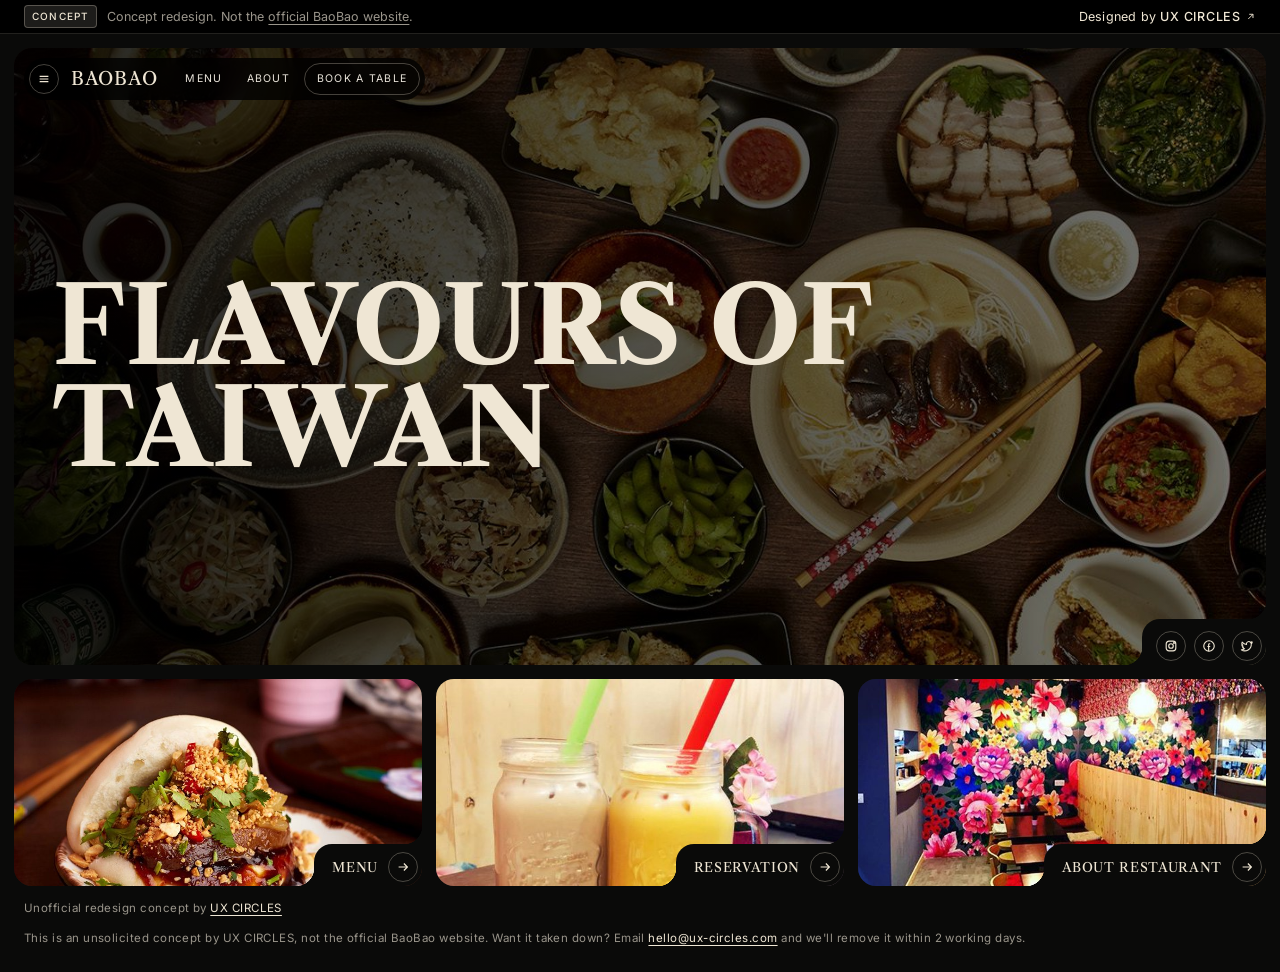
<file: index.html>
<!DOCTYPE html>
<html lang="en">
<head>
  <meta charset="utf-8">
  <meta name="viewport" content="width=device-width, initial-scale=1">
  <title>BAOBAO — Flavours of Taiwan</title>
  <meta name="description" content="Authentic Taiwanese street food at Boxpark Croydon: bao, beef noodle soup, xiaochi and bubble tea.">
  <meta name="theme-color" content="#0a0a09">
  <meta name="robots" content="noindex, nofollow">
  <link rel="icon" href="assets/img/logo-mark.jpg">
  <link rel="preconnect" href="https://fonts.googleapis.com">
  <link rel="preconnect" href="https://fonts.gstatic.com" crossorigin>
  <link href="https://fonts.googleapis.com/css2?family=Inter:wght@400;500&family=Libre+Caslon+Text:wght@400;700&display=swap" rel="stylesheet">
  <link rel="stylesheet" href="assets/css/style.css?v=15">
</head>
<body>
  <div class="concept-bar" role="note">
    <p><span class="concept-tag">Concept</span><span class="concept-long">Concept redesign. Not the <a href="https://www.baobaolondon.co.uk/" target="_blank" rel="noopener">official BaoBao website</a>.</span><span class="concept-short">Concept redesign</span></p>
    <a href="https://ux-circles.com/restaurants" target="_blank" rel="noopener">Designed by <strong>UX CIRCLES</strong> <svg viewBox="0 0 24 24" fill="none" stroke="currentColor" stroke-width="2" aria-hidden="true"><path d="M7 17 17 7M9 7h8v8"/></svg></a>
  </div>
  <div class="page" style="position:relative">
  <header class="site-header">
    <nav class="nav-pill" aria-label="Main">
      <button class="icon-btn" type="button" data-nav-open aria-expanded="false" aria-controls="overlay-nav" aria-label="Open menu"><svg viewBox="0 0 16 16" fill="none" stroke="currentColor" stroke-width="1.3"><path d="M3 5h10M3 8h10M3 11h10"/></svg></button>
      <a class="logo" href="index.html">BAOBAO</a>
      <a class="nav-link" href="menu.html">Menu</a>
      <a class="nav-link" href="about.html">About</a>
      <a class="nav-link nav-link--cta" href="reservation.html">Book a table</a>
    </nav>
    
  </header>
  <main class="home">
    <section class="photo hero reveal">
      <img src="assets/img/hero-feast.jpg" alt="A table spread of Taiwanese dishes: braised pork rice, beef noodle soup, fried chicken and bao">
      <h1 class="display display--xl photo__title">Flavours of<br>Taiwan</h1>
      <div class="notch"><div class="socials"><a class="icon-btn" href="https://www.instagram.com/baobaolondon/" target="_blank" rel="noopener" aria-label="Instagram"><svg viewBox="0 0 16 16" fill="none" stroke="currentColor" stroke-width="1.3"><rect x="2.5" y="2.5" width="11" height="11" rx="3.2"/><circle cx="8" cy="8" r="2.6"/><circle cx="11.4" cy="4.6" r=".5" fill="currentColor"/></svg></a><a class="icon-btn" href="https://www.facebook.com/baobaolondon/" target="_blank" rel="noopener" aria-label="Facebook"><svg viewBox="0 0 16 16" fill="none" stroke="currentColor" stroke-width="1.3"><circle cx="8" cy="8" r="6"/><path d="M9.4 5.4H8.6c-.7 0-1 .4-1 1V14M6.2 8.6h3.2"/></svg></a><a class="icon-btn" href="https://twitter.com/BaoBaoLondon/" target="_blank" rel="noopener" aria-label="Twitter"><svg viewBox="0 0 16 16" fill="none" stroke="currentColor" stroke-width="1.2" stroke-linejoin="round"><path d="M14 4.3c-.5.2-1 .4-1.5.4.6-.3 1-.9 1.2-1.5-.5.3-1.1.5-1.7.7A2.6 2.6 0 0 0 7.5 6.3 7.4 7.4 0 0 1 2.4 3.6 2.6 2.6 0 0 0 3.2 7c-.4 0-.8-.1-1.2-.3 0 1.3.9 2.3 2.1 2.6-.4.1-.8.1-1.2 0 .3 1 1.3 1.8 2.4 1.8A5.2 5.2 0 0 1 1.5 12.3 7.4 7.4 0 0 0 12.9 5.7v-.3c.5-.4.9-.8 1.1-1.1Z"/></svg></a></div></div>
    </section>
    <nav class="home-cards" aria-label="Explore">
      <a class="photo card-link reveal reveal--1" href="menu.html">
        <img src="assets/img/tile-bao.jpg" alt="">
        <span class="notch"><span class="card-link__label">Menu</span><span class="icon-btn"><svg viewBox="0 0 16 16" fill="none" stroke="currentColor" stroke-width="1.4"><path d="M3 8h10M9 4l4 4-4 4"/></svg></span></span>
      </a>
      <a class="photo card-link reveal reveal--2" href="reservation.html">
        <img src="assets/img/card-drinks.jpg" alt="">
        <span class="notch"><span class="card-link__label">Reservation</span><span class="icon-btn"><svg viewBox="0 0 16 16" fill="none" stroke="currentColor" stroke-width="1.4"><path d="M3 8h10M9 4l4 4-4 4"/></svg></span></span>
      </a>
      <a class="photo card-link reveal reveal--3" href="about.html">
        <img src="assets/img/card-interior.jpg" alt="">
        <span class="notch"><span class="card-link__label">About restaurant</span><span class="icon-btn"><svg viewBox="0 0 16 16" fill="none" stroke="currentColor" stroke-width="1.4"><path d="M3 8h10M9 4l4 4-4 4"/></svg></span></span>
      </a>
    </nav>
  </main>
  <footer class="site-footer site-footer--home">
    <span class="concept-note">Unofficial redesign concept by <a href="https://ux-circles.com/restaurants" target="_blank" rel="noopener">UX CIRCLES</a></span>
    <span class="concept-note" data-takedown>This is an unsolicited concept by UX CIRCLES, not the official BaoBao website. Want it taken down? Email <a href="mailto:hello@ux-circles.com">hello@ux-circles.com</a> and we'll remove it within 2 working days.</span>
  </footer>
  </div>
  <div class="overlay-nav" id="overlay-nav" aria-hidden="true">
    <div style="position:relative">
      <button class="icon-btn icon-btn--solid overlay-nav__close" type="button" data-nav-close aria-label="Close menu"><svg viewBox="0 0 16 16" fill="none" stroke="currentColor" stroke-width="1.4"><path d="M4 4l8 8M12 4l-8 8"/></svg></button>
      <ul class="overlay-nav__links">
        <li><a href="index.html" aria-current="page">Home</a></li>
        <li><a href="menu.html">Menu</a></li>
        <li><a href="about.html">About</a></li>
        <li><a href="contact.html">Contact</a></li>
        <li><a href="reservation.html">Book a table</a></li>
      </ul>
      <div class="overlay-nav__info">Boxpark Croydon · Unit 44–45, 99 George St, CR0 1LD<br>020 3873 2750 · Open daily from 12:00</div>
    </div>
    <div class="photo"><img src="assets/img/interior.jpg" alt="" loading="lazy"></div>
  </div>
  <script src="assets/js/main.js?v=3"></script>
</body>
</html>
</file>
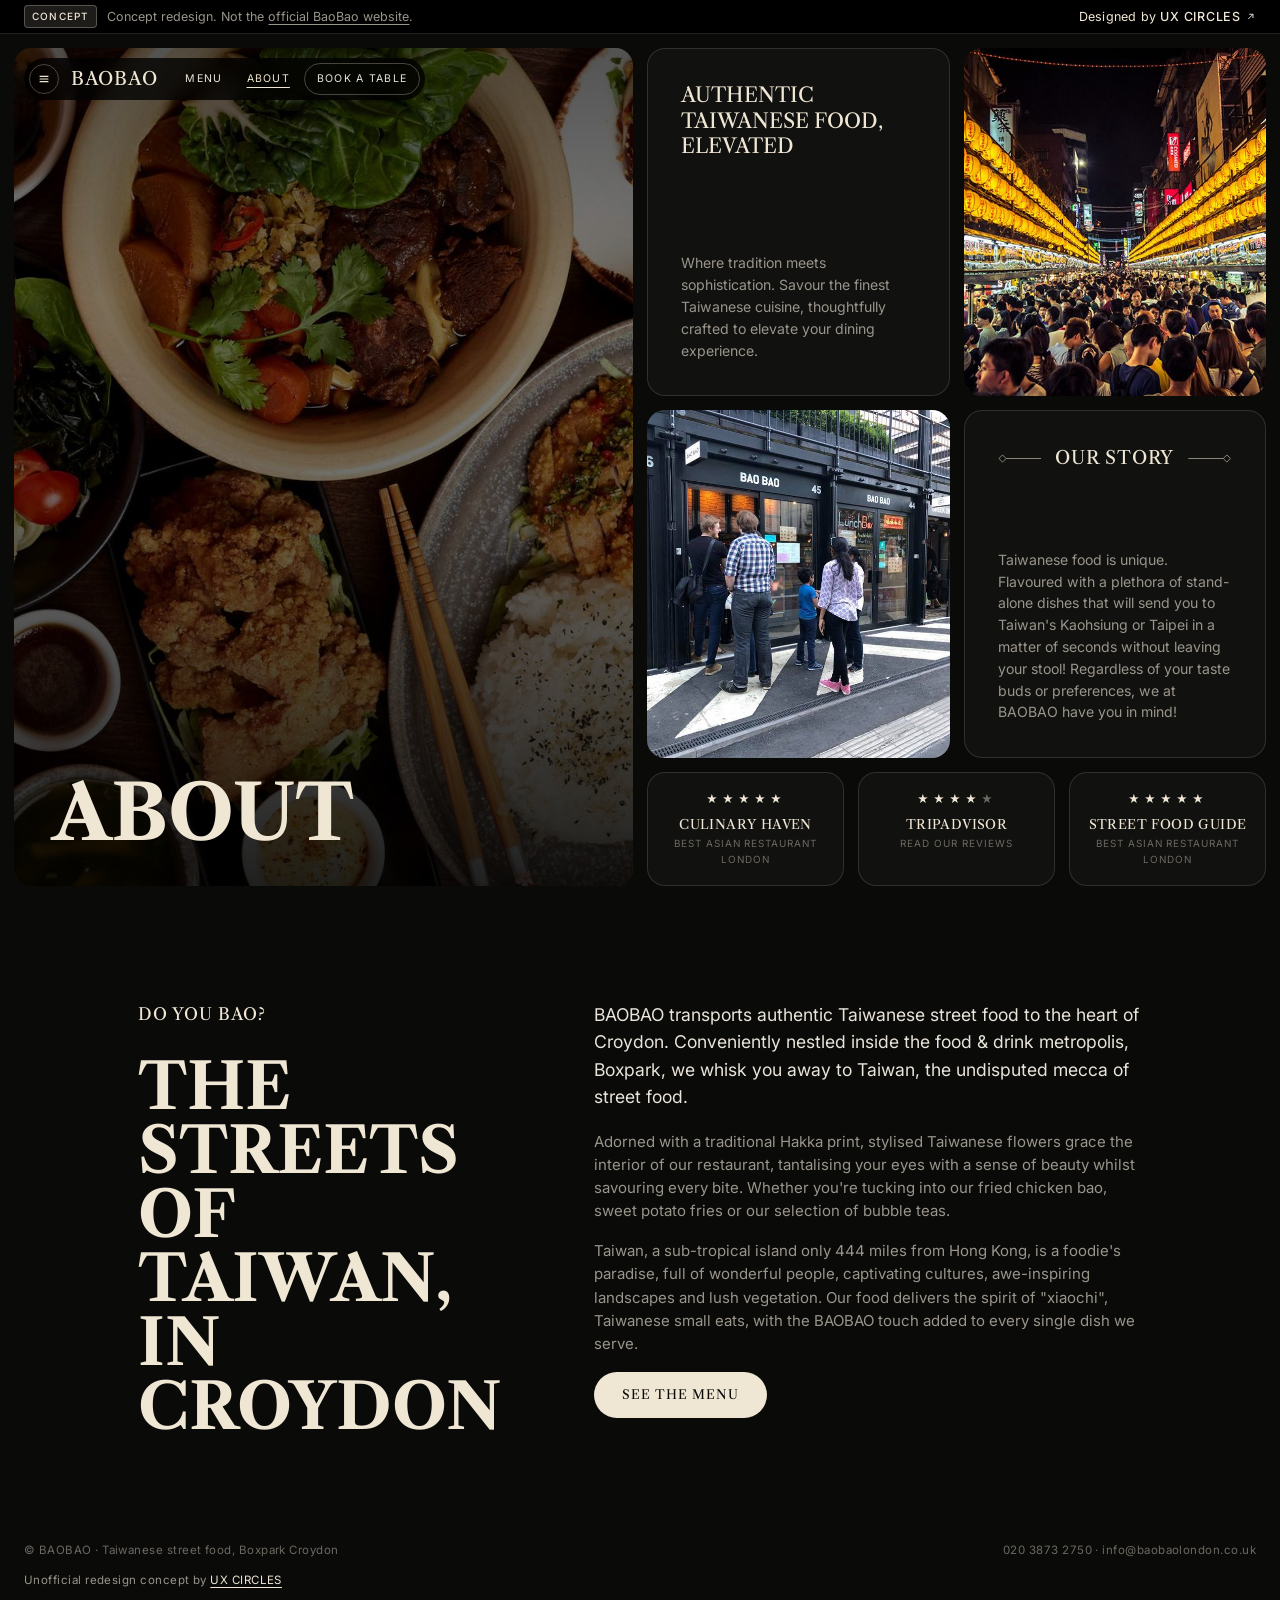
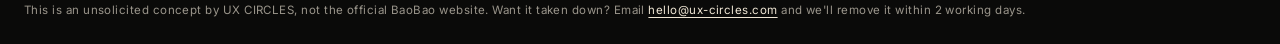
<file: about.html>
<!DOCTYPE html>
<html lang="en">
<head>
  <meta charset="utf-8">
  <meta name="viewport" content="width=device-width, initial-scale=1">
  <title>About — BAOBAO</title>
  <meta name="description" content="The story of BaoBao: Taiwanese street food in the heart of Croydon.">
  <meta name="theme-color" content="#0a0a09">
  <meta name="robots" content="noindex, nofollow">
  <link rel="icon" href="assets/img/logo-mark.jpg">
  <link rel="preconnect" href="https://fonts.googleapis.com">
  <link rel="preconnect" href="https://fonts.gstatic.com" crossorigin>
  <link href="https://fonts.googleapis.com/css2?family=Inter:wght@400;500&family=Libre+Caslon+Text:wght@400;700&display=swap" rel="stylesheet">
  <link rel="stylesheet" href="assets/css/style.css?v=15">
</head>
<body>
  <div class="concept-bar" role="note">
    <p><span class="concept-tag">Concept</span><span class="concept-long">Concept redesign. Not the <a href="https://www.baobaolondon.co.uk/" target="_blank" rel="noopener">official BaoBao website</a>.</span><span class="concept-short">Concept redesign</span></p>
    <a href="https://ux-circles.com/restaurants" target="_blank" rel="noopener">Designed by <strong>UX CIRCLES</strong> <svg viewBox="0 0 24 24" fill="none" stroke="currentColor" stroke-width="2" aria-hidden="true"><path d="M7 17 17 7M9 7h8v8"/></svg></a>
  </div>
  <div class="page" style="position:relative">
  <header class="site-header">
    <nav class="nav-pill" aria-label="Main">
      <button class="icon-btn" type="button" data-nav-open aria-expanded="false" aria-controls="overlay-nav" aria-label="Open menu"><svg viewBox="0 0 16 16" fill="none" stroke="currentColor" stroke-width="1.3"><path d="M3 5h10M3 8h10M3 11h10"/></svg></button>
      <a class="logo" href="index.html">BAOBAO</a>
      <a class="nav-link" href="menu.html">Menu</a>
      <a class="nav-link" href="about.html" aria-current="page">About</a>
      <a class="nav-link nav-link--cta" href="reservation.html">Book a table</a>
    </nav>
    
  </header>
  <main>
    <div class="split">
      <section class="photo photo--shade reveal">
        <img src="assets/img/about-spread.jpg" alt="Overhead view of BaoBao dishes: beef noodle soup, braised pork rice, fried chicken and edamame">
        <h1 class="display display--lg photo__title">About</h1>
      </section>
      <div class="about-grid">
        <article class="panel text-card reveal reveal--1">
          <h2>Authentic<br>Taiwanese food,<br>elevated</h2>
          <p>Where tradition meets sophistication. Savour the finest Taiwanese cuisine, thoughtfully crafted to elevate your dining experience.</p>
        </article>
        <div class="photo reveal reveal--2"><img src="assets/img/night-market.jpg" alt="A lantern-lit Taiwanese night market"></div>
        <div class="photo reveal reveal--3"><img src="assets/img/boxpark.jpg" alt="The BaoBao shopfront at Boxpark Croydon"></div>
        <article class="panel text-card reveal reveal--3">
          <h2 class="rule-title">Our story</h2>
          <p>Taiwanese food is unique. Flavoured with a plethora of stand-alone dishes that will send you to Taiwan's Kaohsiung or Taipei in a matter of seconds without leaving your stool! Regardless of your taste buds or preferences, we at BAOBAO have you in mind!</p>
        </article>
        <div class="awards reveal reveal--4">
          <div class="panel award"><div class="award__stars" aria-label="5 stars">★★★★★</div><p class="award__name">Culinary Haven</p><div class="award__note">Best Asian restaurant London</div></div>
          <a class="panel award" href="https://www.tripadvisor.co.uk/Restaurant_Review-g504167-d11892108-Reviews-Bao_Bao_London-Croydon_Greater_London_England.html" target="_blank" rel="noopener"><div class="award__stars" aria-label="4 out of 5 stars">★★★★<span class="award__star-off">★</span></div><p class="award__name">Tripadvisor</p><div class="award__note">Read our reviews</div></a>
          <div class="panel award"><div class="award__stars" aria-label="5 stars">★★★★★</div><p class="award__name">Street Food Guide</p><div class="award__note">Best Asian restaurant London</div></div>
        </div>
      </div>
    </div>

    <section class="story">
      <div>
        <p class="eyebrow">Do you bao?</p>
        <p class="story__quote">The streets of Taiwan, in Croydon</p>
      </div>
      <div class="story__body">
        <p>BAOBAO transports authentic Taiwanese street food to the heart of Croydon. Conveniently nestled inside the food &amp; drink metropolis, Boxpark, we whisk you away to Taiwan, the undisputed mecca of street food.</p>
        <p>Adorned with a traditional Hakka print, stylised Taiwanese flowers grace the interior of our restaurant, tantalising your eyes with a sense of beauty whilst savouring every bite. Whether you're tucking into our fried chicken bao, sweet potato fries or our selection of bubble teas.</p>
        <p>Taiwan, a sub-tropical island only 444 miles from Hong Kong, is a foodie's paradise, full of wonderful people, captivating cultures, awe-inspiring landscapes and lush vegetation. Our food delivers the spirit of "xiaochi", Taiwanese small eats, with the BAOBAO touch added to every single dish we serve.</p>
        <p><a class="btn" href="menu.html">See the menu</a></p>
      </div>
    </section>
  </main>
  <footer class="site-footer">
    <span>© BAOBAO · Taiwanese street food, Boxpark Croydon</span>
    <span><a href="tel:+442038732750">020 3873 2750</a> · <a href="mailto:info@baobaolondon.co.uk">info@baobaolondon.co.uk</a></span>
    <span class="concept-note">Unofficial redesign concept by <a href="https://ux-circles.com/restaurants" target="_blank" rel="noopener">UX CIRCLES</a></span>
    <span class="concept-note" data-takedown>This is an unsolicited concept by UX CIRCLES, not the official BaoBao website. Want it taken down? Email <a href="mailto:hello@ux-circles.com">hello@ux-circles.com</a> and we'll remove it within 2 working days.</span>
  </footer>
  </div>
  <div class="overlay-nav" id="overlay-nav" aria-hidden="true">
    <div style="position:relative">
      <button class="icon-btn icon-btn--solid overlay-nav__close" type="button" data-nav-close aria-label="Close menu"><svg viewBox="0 0 16 16" fill="none" stroke="currentColor" stroke-width="1.4"><path d="M4 4l8 8M12 4l-8 8"/></svg></button>
      <ul class="overlay-nav__links">
        <li><a href="index.html">Home</a></li>
        <li><a href="menu.html">Menu</a></li>
        <li><a href="about.html" aria-current="page">About</a></li>
        <li><a href="contact.html">Contact</a></li>
        <li><a href="reservation.html">Book a table</a></li>
      </ul>
      <div class="overlay-nav__info">Boxpark Croydon · Unit 44–45, 99 George St, CR0 1LD<br>020 3873 2750 · Open daily from 12:00</div>
    </div>
    <div class="photo"><img src="assets/img/interior.jpg" alt="" loading="lazy"></div>
  </div>
  <script src="assets/js/main.js?v=3"></script>
</body>
</html>
</file>
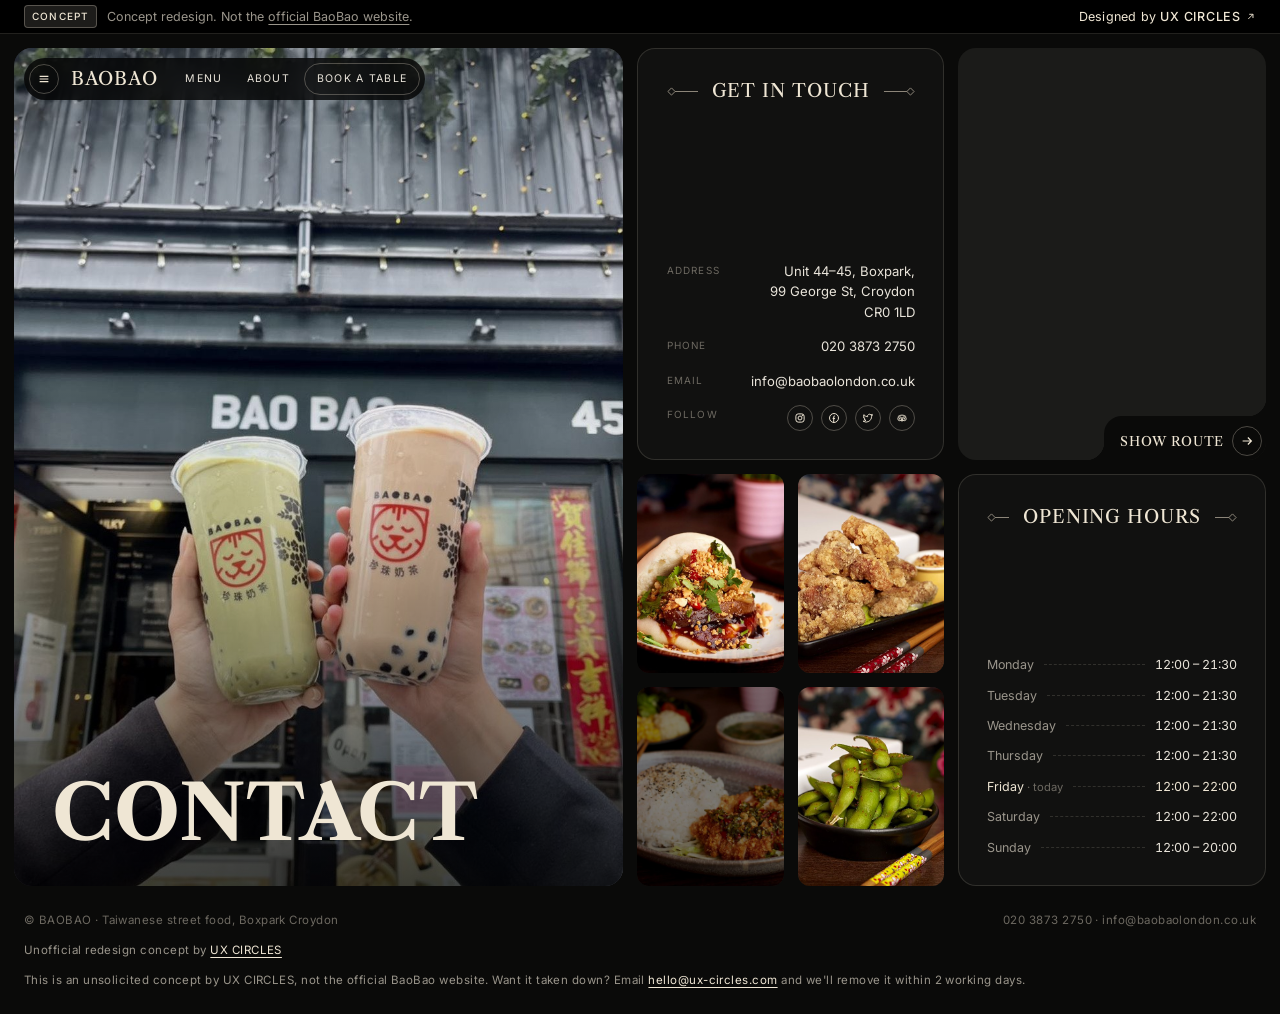
<file: contact.html>
<!DOCTYPE html>
<html lang="en">
<head>
  <meta charset="utf-8">
  <meta name="viewport" content="width=device-width, initial-scale=1">
  <title>Contact — BAOBAO</title>
  <meta name="description" content="Find BaoBao at Boxpark Croydon: address, phone, email and opening hours.">
  <meta name="theme-color" content="#0a0a09">
  <meta name="robots" content="noindex, nofollow">
  <link rel="icon" href="assets/img/logo-mark.jpg">
  <link rel="preconnect" href="https://fonts.googleapis.com">
  <link rel="preconnect" href="https://fonts.gstatic.com" crossorigin>
  <link href="https://fonts.googleapis.com/css2?family=Inter:wght@400;500&family=Libre+Caslon+Text:wght@400;700&display=swap" rel="stylesheet">
  <link rel="stylesheet" href="assets/css/style.css?v=15">
</head>
<body>
  <div class="concept-bar" role="note">
    <p><span class="concept-tag">Concept</span><span class="concept-long">Concept redesign. Not the <a href="https://www.baobaolondon.co.uk/" target="_blank" rel="noopener">official BaoBao website</a>.</span><span class="concept-short">Concept redesign</span></p>
    <a href="https://ux-circles.com/restaurants" target="_blank" rel="noopener">Designed by <strong>UX CIRCLES</strong> <svg viewBox="0 0 24 24" fill="none" stroke="currentColor" stroke-width="2" aria-hidden="true"><path d="M7 17 17 7M9 7h8v8"/></svg></a>
  </div>
  <div class="page" style="position:relative">
  <header class="site-header">
    <nav class="nav-pill" aria-label="Main">
      <button class="icon-btn" type="button" data-nav-open aria-expanded="false" aria-controls="overlay-nav" aria-label="Open menu"><svg viewBox="0 0 16 16" fill="none" stroke="currentColor" stroke-width="1.3"><path d="M3 5h10M3 8h10M3 11h10"/></svg></button>
      <a class="logo" href="index.html">BAOBAO</a>
      <a class="nav-link" href="menu.html">Menu</a>
      <a class="nav-link" href="about.html">About</a>
      <a class="nav-link nav-link--cta" href="reservation.html">Book a table</a>
    </nav>
    
  </header>
  <main class="split">
    <section class="photo photo--shade reveal">
      <img src="assets/img/contact-tea.jpg" alt="Two BaoBao bubble teas raised in front of the shop at Boxpark Croydon" style="object-position: 50% 62%">
      <h1 class="display display--lg photo__title">Contact</h1>
    </section>
    <div class="contact-side">
      <section class="panel info-card reveal reveal--1">
        <h2 class="rule-title">Get in touch</h2>
        <dl class="info-list">
          <div><dt>Address</dt><dd>Unit 44–45, Boxpark,<br>99 George St, Croydon CR0 1LD</dd></div>
          <div><dt>Phone</dt><dd><a href="tel:+442038732750">020 3873 2750</a></dd></div>
          <div><dt>Email</dt><dd><a href="mailto:info@baobaolondon.co.uk">info@baobaolondon.co.uk</a></dd></div>
          <div><dt>Follow</dt><dd><div class="socials"><a class="icon-btn" href="https://www.instagram.com/baobaolondon/" target="_blank" rel="noopener" aria-label="Instagram"><svg viewBox="0 0 16 16" fill="none" stroke="currentColor" stroke-width="1.3"><rect x="2.5" y="2.5" width="11" height="11" rx="3.2"/><circle cx="8" cy="8" r="2.6"/><circle cx="11.4" cy="4.6" r=".5" fill="currentColor"/></svg></a><a class="icon-btn" href="https://www.facebook.com/baobaolondon/" target="_blank" rel="noopener" aria-label="Facebook"><svg viewBox="0 0 16 16" fill="none" stroke="currentColor" stroke-width="1.3"><circle cx="8" cy="8" r="6"/><path d="M9.4 5.4H8.6c-.7 0-1 .4-1 1V14M6.2 8.6h3.2"/></svg></a><a class="icon-btn" href="https://twitter.com/BaoBaoLondon/" target="_blank" rel="noopener" aria-label="Twitter"><svg viewBox="0 0 16 16" fill="none" stroke="currentColor" stroke-width="1.2" stroke-linejoin="round"><path d="M14 4.3c-.5.2-1 .4-1.5.4.6-.3 1-.9 1.2-1.5-.5.3-1.1.5-1.7.7A2.6 2.6 0 0 0 7.5 6.3 7.4 7.4 0 0 1 2.4 3.6 2.6 2.6 0 0 0 3.2 7c-.4 0-.8-.1-1.2-.3 0 1.3.9 2.3 2.1 2.6-.4.1-.8.1-1.2 0 .3 1 1.3 1.8 2.4 1.8A5.2 5.2 0 0 1 1.5 12.3 7.4 7.4 0 0 0 12.9 5.7v-.3c.5-.4.9-.8 1.1-1.1Z"/></svg></a><a class="icon-btn" href="https://www.tripadvisor.co.uk/Restaurant_Review-g504167-d11892108-Reviews-Bao_Bao_London-Croydon_Greater_London_England.html" target="_blank" rel="noopener" aria-label="Tripadvisor"><svg viewBox="0 0 16 16" fill="none" stroke="currentColor" stroke-width="1.2"><circle cx="5" cy="9" r="2.6"/><circle cx="11" cy="9" r="2.6"/><circle cx="5" cy="9" r=".6" fill="currentColor"/><circle cx="11" cy="9" r=".6" fill="currentColor"/><path d="M2.4 6.4C4 4.8 6 4.2 8 4.2s4 .6 5.6 2.2M8 10.6l-.9 1.4h1.8z"/></svg></a></div></dd></div>
        </dl>
      </section>
      <section class="map reveal reveal--2" aria-label="Map">
        <iframe src="https://www.openstreetmap.org/export/embed.html?bbox=-0.1033%2C51.3705%2C-0.0913%2C51.3780&amp;layer=mapnik&amp;marker=51.37425%2C-0.09280" title="Map showing BaoBao at Boxpark Croydon" loading="lazy"></iframe>
        <a class="notch" href="https://www.google.com/maps/dir/?api=1&amp;destination=Boxpark+Croydon+99+George+St+Croydon+CR0+1LD" target="_blank" rel="noopener"><span class="card-link__label">Show route</span><span class="icon-btn"><svg viewBox="0 0 16 16" fill="none" stroke="currentColor" stroke-width="1.4"><path d="M3 8h10M9 4l4 4-4 4"/></svg></span></a>
      </section>
      <div class="tiles reveal reveal--3">
        <a class="photo" href="https://www.instagram.com/baobaolondon/" target="_blank" rel="noopener" aria-label="BaoBao on Instagram"><img src="assets/img/tile-bao.jpg" alt=""></a>
        <a class="photo" href="https://www.instagram.com/baobaolondon/" target="_blank" rel="noopener" aria-label="BaoBao on Instagram"><img src="assets/img/tile-chicken.jpg" alt=""></a>
        <a class="photo" href="https://www.instagram.com/baobaolondon/" target="_blank" rel="noopener" aria-label="BaoBao on Instagram"><img src="assets/img/tile-rice.jpg" alt=""></a>
        <a class="photo" href="https://www.instagram.com/baobaolondon/" target="_blank" rel="noopener" aria-label="BaoBao on Instagram"><img src="assets/img/tile-edamame.jpg" alt=""></a>
      </div>
      <section class="panel info-card reveal reveal--4" id="hours">
        <h2 class="rule-title">Opening hours</h2>
        <dl class="hours">
            <div data-day="1"><dt>Monday</dt><span class="fill"></span><dd>12:00 – 21:30</dd></div>
            <div data-day="2"><dt>Tuesday</dt><span class="fill"></span><dd>12:00 – 21:30</dd></div>
            <div data-day="3"><dt>Wednesday</dt><span class="fill"></span><dd>12:00 – 21:30</dd></div>
            <div data-day="4"><dt>Thursday</dt><span class="fill"></span><dd>12:00 – 21:30</dd></div>
            <div data-day="5"><dt>Friday</dt><span class="fill"></span><dd>12:00 – 22:00</dd></div>
            <div data-day="6"><dt>Saturday</dt><span class="fill"></span><dd>12:00 – 22:00</dd></div>
            <div data-day="0"><dt>Sunday</dt><span class="fill"></span><dd>12:00 – 20:00</dd></div>
        </dl>
      </section>
    </div>
  </main>
  <footer class="site-footer">
    <span>© BAOBAO · Taiwanese street food, Boxpark Croydon</span>
    <span><a href="tel:+442038732750">020 3873 2750</a> · <a href="mailto:info@baobaolondon.co.uk">info@baobaolondon.co.uk</a></span>
    <span class="concept-note">Unofficial redesign concept by <a href="https://ux-circles.com/restaurants" target="_blank" rel="noopener">UX CIRCLES</a></span>
    <span class="concept-note" data-takedown>This is an unsolicited concept by UX CIRCLES, not the official BaoBao website. Want it taken down? Email <a href="mailto:hello@ux-circles.com">hello@ux-circles.com</a> and we'll remove it within 2 working days.</span>
  </footer>
  </div>
  <div class="overlay-nav" id="overlay-nav" aria-hidden="true">
    <div style="position:relative">
      <button class="icon-btn icon-btn--solid overlay-nav__close" type="button" data-nav-close aria-label="Close menu"><svg viewBox="0 0 16 16" fill="none" stroke="currentColor" stroke-width="1.4"><path d="M4 4l8 8M12 4l-8 8"/></svg></button>
      <ul class="overlay-nav__links">
        <li><a href="index.html">Home</a></li>
        <li><a href="menu.html">Menu</a></li>
        <li><a href="about.html">About</a></li>
        <li><a href="contact.html" aria-current="page">Contact</a></li>
        <li><a href="reservation.html">Book a table</a></li>
      </ul>
      <div class="overlay-nav__info">Boxpark Croydon · Unit 44–45, 99 George St, CR0 1LD<br>020 3873 2750 · Open daily from 12:00</div>
    </div>
    <div class="photo"><img src="assets/img/interior.jpg" alt="" loading="lazy"></div>
  </div>
  <script src="assets/js/main.js?v=3"></script>
</body>
</html>
</file>
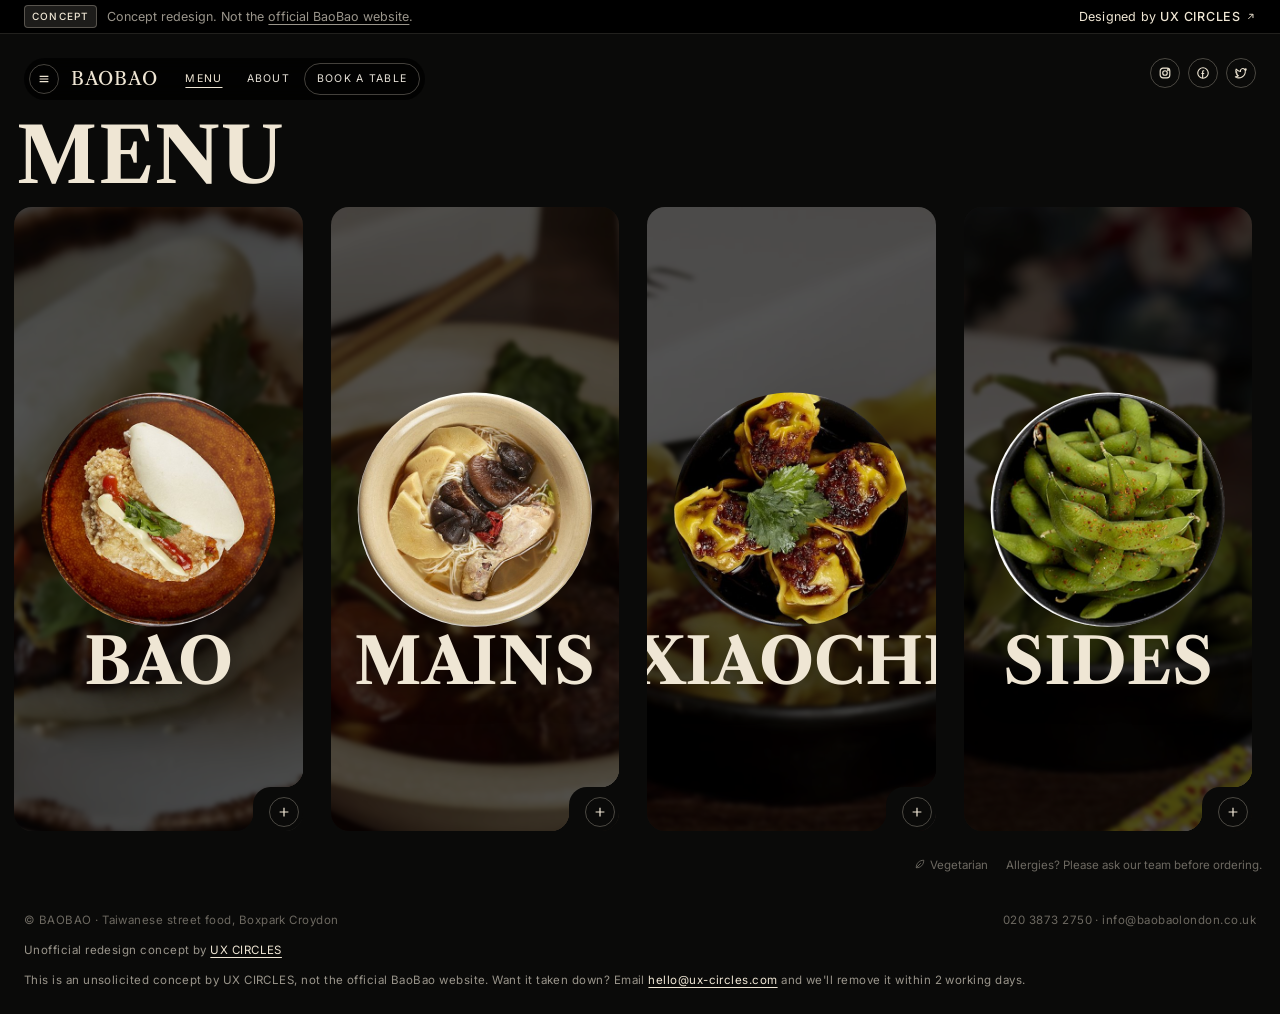
<file: menu.html>
<!DOCTYPE html>
<html lang="en">
<head>
  <meta charset="utf-8">
  <meta name="viewport" content="width=device-width, initial-scale=1">
  <title>Menu — BAOBAO</title>
  <meta name="description" content="Bao, mains, xiaochi and sides at BaoBao, Boxpark Croydon.">
  <meta name="theme-color" content="#0a0a09">
  <meta name="robots" content="noindex, nofollow">
  <link rel="icon" href="assets/img/logo-mark.jpg">
  <link rel="preconnect" href="https://fonts.googleapis.com">
  <link rel="preconnect" href="https://fonts.gstatic.com" crossorigin>
  <link href="https://fonts.googleapis.com/css2?family=Inter:wght@400;500&family=Libre+Caslon+Text:wght@400;700&display=swap" rel="stylesheet">
  <link rel="stylesheet" href="assets/css/style.css?v=15">
</head>
<body>
  <div class="concept-bar" role="note">
    <p><span class="concept-tag">Concept</span><span class="concept-long">Concept redesign. Not the <a href="https://www.baobaolondon.co.uk/" target="_blank" rel="noopener">official BaoBao website</a>.</span><span class="concept-short">Concept redesign</span></p>
    <a href="https://ux-circles.com/restaurants" target="_blank" rel="noopener">Designed by <strong>UX CIRCLES</strong> <svg viewBox="0 0 24 24" fill="none" stroke="currentColor" stroke-width="2" aria-hidden="true"><path d="M7 17 17 7M9 7h8v8"/></svg></a>
  </div>
  <div class="page" style="position:relative">
  <header class="site-header">
    <nav class="nav-pill" aria-label="Main">
      <button class="icon-btn" type="button" data-nav-open aria-expanded="false" aria-controls="overlay-nav" aria-label="Open menu"><svg viewBox="0 0 16 16" fill="none" stroke="currentColor" stroke-width="1.3"><path d="M3 5h10M3 8h10M3 11h10"/></svg></button>
      <a class="logo" href="index.html">BAOBAO</a>
      <a class="nav-link" href="menu.html" aria-current="page">Menu</a>
      <a class="nav-link" href="about.html">About</a>
      <a class="nav-link nav-link--cta" href="reservation.html">Book a table</a>
    </nav>
    <div class="socials"><a class="icon-btn" href="https://www.instagram.com/baobaolondon/" target="_blank" rel="noopener" aria-label="Instagram"><svg viewBox="0 0 16 16" fill="none" stroke="currentColor" stroke-width="1.3"><rect x="2.5" y="2.5" width="11" height="11" rx="3.2"/><circle cx="8" cy="8" r="2.6"/><circle cx="11.4" cy="4.6" r=".5" fill="currentColor"/></svg></a><a class="icon-btn" href="https://www.facebook.com/baobaolondon/" target="_blank" rel="noopener" aria-label="Facebook"><svg viewBox="0 0 16 16" fill="none" stroke="currentColor" stroke-width="1.3"><circle cx="8" cy="8" r="6"/><path d="M9.4 5.4H8.6c-.7 0-1 .4-1 1V14M6.2 8.6h3.2"/></svg></a><a class="icon-btn" href="https://twitter.com/BaoBaoLondon/" target="_blank" rel="noopener" aria-label="Twitter"><svg viewBox="0 0 16 16" fill="none" stroke="currentColor" stroke-width="1.2" stroke-linejoin="round"><path d="M14 4.3c-.5.2-1 .4-1.5.4.6-.3 1-.9 1.2-1.5-.5.3-1.1.5-1.7.7A2.6 2.6 0 0 0 7.5 6.3 7.4 7.4 0 0 1 2.4 3.6 2.6 2.6 0 0 0 3.2 7c-.4 0-.8-.1-1.2-.3 0 1.3.9 2.3 2.1 2.6-.4.1-.8.1-1.2 0 .3 1 1.3 1.8 2.4 1.8A5.2 5.2 0 0 1 1.5 12.3 7.4 7.4 0 0 0 12.9 5.7v-.3c.5-.4.9-.8 1.1-1.1Z"/></svg></a></div>
  </header>
  <main class="menu-page">
    <h1 class="display display--lg reveal">Menu</h1>
    <div class="menu-rail reveal reveal--1" aria-live="polite">
      <noscript><p class="muted">Please enable JavaScript to browse the menu.</p></noscript>
    </div>
    <p class="menu-legend"><span><svg viewBox="0 0 16 16" fill="none" stroke="currentColor" stroke-width="1.2"><path d="M3 13C3 7 7 3 13 3c0 6-4 10-10 10Z"/><path d="M3 13l6-6"/></svg>Vegetarian</span><span>Allergies? Please ask our team before ordering.</span></p>
  </main>
  <footer class="site-footer">
    <span>© BAOBAO · Taiwanese street food, Boxpark Croydon</span>
    <span><a href="tel:+442038732750">020 3873 2750</a> · <a href="mailto:info@baobaolondon.co.uk">info@baobaolondon.co.uk</a></span>
    <span class="concept-note">Unofficial redesign concept by <a href="https://ux-circles.com/restaurants" target="_blank" rel="noopener">UX CIRCLES</a></span>
    <span class="concept-note" data-takedown>This is an unsolicited concept by UX CIRCLES, not the official BaoBao website. Want it taken down? Email <a href="mailto:hello@ux-circles.com">hello@ux-circles.com</a> and we'll remove it within 2 working days.</span>
  </footer>
  </div>
  <div class="overlay-nav" id="overlay-nav" aria-hidden="true">
    <div style="position:relative">
      <button class="icon-btn icon-btn--solid overlay-nav__close" type="button" data-nav-close aria-label="Close menu"><svg viewBox="0 0 16 16" fill="none" stroke="currentColor" stroke-width="1.4"><path d="M4 4l8 8M12 4l-8 8"/></svg></button>
      <ul class="overlay-nav__links">
        <li><a href="index.html">Home</a></li>
        <li><a href="menu.html" aria-current="page">Menu</a></li>
        <li><a href="about.html">About</a></li>
        <li><a href="contact.html">Contact</a></li>
        <li><a href="reservation.html">Book a table</a></li>
      </ul>
      <div class="overlay-nav__info">Boxpark Croydon · Unit 44–45, 99 George St, CR0 1LD<br>020 3873 2750 · Open daily from 12:00</div>
    </div>
    <div class="photo"><img src="assets/img/interior.jpg" alt="" loading="lazy"></div>
  </div>
  <script src="assets/js/menu-data.js?v=4"></script>
  <script src="assets/js/main.js?v=3"></script>
</body>
</html>
</file>
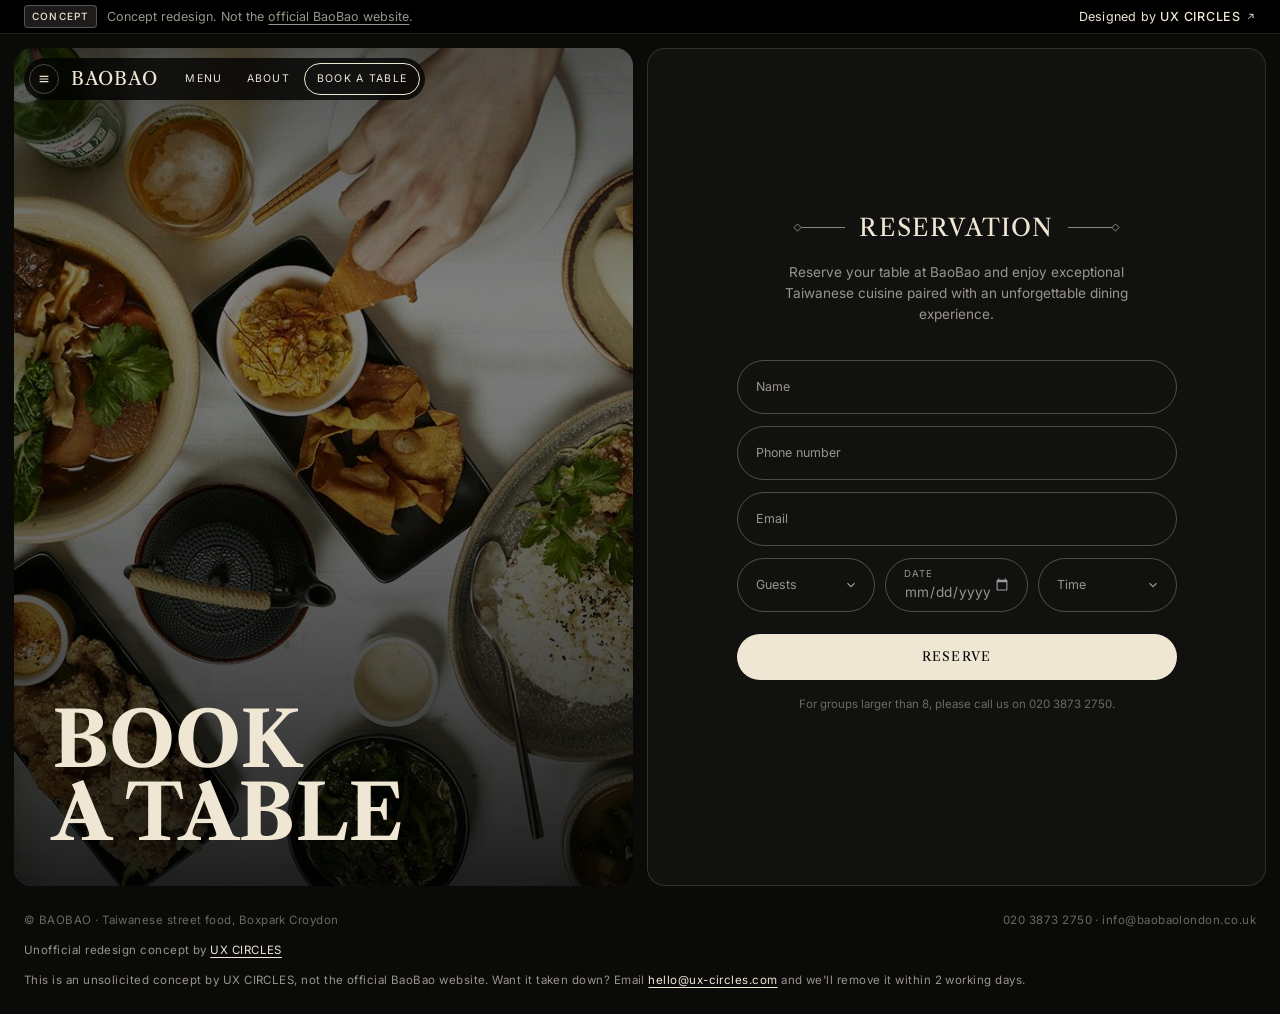
<file: reservation.html>
<!DOCTYPE html>
<html lang="en">
<head>
  <meta charset="utf-8">
  <meta name="viewport" content="width=device-width, initial-scale=1">
  <title>Book a table — BAOBAO</title>
  <meta name="description" content="Reserve a table at BaoBao, Boxpark Croydon.">
  <meta name="theme-color" content="#0a0a09">
  <meta name="robots" content="noindex, nofollow">
  <link rel="icon" href="assets/img/logo-mark.jpg">
  <link rel="preconnect" href="https://fonts.googleapis.com">
  <link rel="preconnect" href="https://fonts.gstatic.com" crossorigin>
  <link href="https://fonts.googleapis.com/css2?family=Inter:wght@400;500&family=Libre+Caslon+Text:wght@400;700&display=swap" rel="stylesheet">
  <link rel="stylesheet" href="assets/css/style.css?v=15">
</head>
<body>
  <div class="concept-bar" role="note">
    <p><span class="concept-tag">Concept</span><span class="concept-long">Concept redesign. Not the <a href="https://www.baobaolondon.co.uk/" target="_blank" rel="noopener">official BaoBao website</a>.</span><span class="concept-short">Concept redesign</span></p>
    <a href="https://ux-circles.com/restaurants" target="_blank" rel="noopener">Designed by <strong>UX CIRCLES</strong> <svg viewBox="0 0 24 24" fill="none" stroke="currentColor" stroke-width="2" aria-hidden="true"><path d="M7 17 17 7M9 7h8v8"/></svg></a>
  </div>
  <div class="page" style="position:relative">
  <header class="site-header">
    <nav class="nav-pill" aria-label="Main">
      <button class="icon-btn" type="button" data-nav-open aria-expanded="false" aria-controls="overlay-nav" aria-label="Open menu"><svg viewBox="0 0 16 16" fill="none" stroke="currentColor" stroke-width="1.3"><path d="M3 5h10M3 8h10M3 11h10"/></svg></button>
      <a class="logo" href="index.html">BAOBAO</a>
      <a class="nav-link" href="menu.html">Menu</a>
      <a class="nav-link" href="about.html">About</a>
      <a class="nav-link nav-link--cta" href="reservation.html" aria-current="page">Book a table</a>
    </nav>
    
  </header>
  <main class="split">
    <section class="photo photo--shade reveal">
      <img src="assets/img/reservation.jpg" alt="Friends sharing Taiwanese dishes at BaoBao">
      <h1 class="display display--lg photo__title">Book<br>a table</h1>
    </section>
    <section class="panel reserve-panel reveal reveal--1">
      <div class="reserve-form">
        <form novalidate>
          <h2 class="rule-title">Reservation</h2>
          <p class="reserve-form__intro">Reserve your table at BaoBao and enjoy exceptional Taiwanese cuisine paired with an unforgettable dining experience.</p>
          <div class="field">
            <input id="name" name="name" type="text" placeholder=" " autocomplete="name">
            <label for="name">Name</label>
            <p class="field__error" aria-live="polite"></p>
          </div>
          <div class="field">
            <input id="phone" name="phone" type="tel" placeholder=" " autocomplete="tel">
            <label for="phone">Phone number</label>
            <p class="field__error" aria-live="polite"></p>
          </div>
          <div class="field">
            <input id="email" name="email" type="email" placeholder=" " autocomplete="email">
            <label for="email">Email</label>
            <p class="field__error" aria-live="polite"></p>
          </div>
          <div class="field-row">
            <div class="field">
              <select id="guests" name="guests" required><option value="" disabled selected></option><option value="1 guest">1</option><option value="2 guests">2</option><option value="3 guests">3</option><option value="4 guests">4</option><option value="5 guests">5</option><option value="6 guests">6</option><option value="7 guests">7</option><option value="8 guests">8</option></select>
              <label for="guests">Guests</label>
              <p class="field__error" aria-live="polite"></p>
            </div>
            <div class="field">
            <input id="date" name="date" type="date" placeholder=" " required>
            <label for="date">Date</label>
            <p class="field__error" aria-live="polite"></p>
          </div>
            <div class="field">
              <select id="time" name="time" required></select>
              <label for="time">Time</label>
              <p class="field__error" aria-live="polite"></p>
            </div>
          </div>
          <button class="btn" type="submit">Reserve</button>
          <p class="reserve-form__note">For groups larger than 8, please call us on <a href="tel:+442038732750">020 3873 2750</a>.</p>
        </form>
        <div class="reserve-success" role="status">
          <h2 class="rule-title" tabindex="-1">Thank you</h2>
          <p data-summary></p>
          <button class="btn" type="button" data-reserve-again>Make another booking</button>
        </div>
      </div>
    </section>
  </main>
  <footer class="site-footer">
    <span>© BAOBAO · Taiwanese street food, Boxpark Croydon</span>
    <span><a href="tel:+442038732750">020 3873 2750</a> · <a href="mailto:info@baobaolondon.co.uk">info@baobaolondon.co.uk</a></span>
    <span class="concept-note">Unofficial redesign concept by <a href="https://ux-circles.com/restaurants" target="_blank" rel="noopener">UX CIRCLES</a></span>
    <span class="concept-note" data-takedown>This is an unsolicited concept by UX CIRCLES, not the official BaoBao website. Want it taken down? Email <a href="mailto:hello@ux-circles.com">hello@ux-circles.com</a> and we'll remove it within 2 working days.</span>
  </footer>
  </div>
  <div class="overlay-nav" id="overlay-nav" aria-hidden="true">
    <div style="position:relative">
      <button class="icon-btn icon-btn--solid overlay-nav__close" type="button" data-nav-close aria-label="Close menu"><svg viewBox="0 0 16 16" fill="none" stroke="currentColor" stroke-width="1.4"><path d="M4 4l8 8M12 4l-8 8"/></svg></button>
      <ul class="overlay-nav__links">
        <li><a href="index.html">Home</a></li>
        <li><a href="menu.html">Menu</a></li>
        <li><a href="about.html">About</a></li>
        <li><a href="contact.html">Contact</a></li>
        <li><a href="reservation.html" aria-current="page">Book a table</a></li>
      </ul>
      <div class="overlay-nav__info">Boxpark Croydon · Unit 44–45, 99 George St, CR0 1LD<br>020 3873 2750 · Open daily from 12:00</div>
    </div>
    <div class="photo"><img src="assets/img/interior.jpg" alt="" loading="lazy"></div>
  </div>
  <script src="assets/js/main.js?v=3"></script>
</body>
</html>
</file>
<file: assets/css/style.css>
/* ==========================================================================
   BAOBAO — Taiwanese street food, Boxpark Croydon
   ========================================================================== */

:root {
  --bg: #0a0a09;
  --panel: #111110;
  --panel-2: #161614;
  --line: rgba(239, 230, 212, 0.14);
  --line-strong: rgba(239, 230, 212, 0.28);
  --cream: #efe6d4;
  --text: #e9e4da;
  --muted: #9a958b;
  --dim: #6d6961;

  --font-display: "Libre Caslon Text", Georgia, serif;
  --display-weight: 700;
  --font-serif: "Libre Caslon Text", Georgia, serif;
  --font-sans: "Inter", system-ui, -apple-system, "Segoe UI", sans-serif;

  --gap: 14px;
  --bar-h: 34px;
  --radius: 18px;
  --radius-sm: 12px;
  --ease: cubic-bezier(0.22, 1, 0.36, 1);
}

*,
*::before,
*::after { box-sizing: border-box; }

html { -webkit-text-size-adjust: 100%; }

body {
  margin: 0;
  background: var(--bg);
  color: var(--text);
  font-family: var(--font-sans);
  font-size: 15px;
  line-height: 1.55;
  -webkit-font-smoothing: antialiased;
}

img { display: block; max-width: 100%; }
a { color: inherit; text-decoration: none; }
button { font: inherit; color: inherit; background: none; border: 0; cursor: pointer; padding: 0; }
:focus-visible { outline: 2px solid var(--cream); outline-offset: 3px; border-radius: 6px; }

.sr-only {
  position: absolute; width: 1px; height: 1px; padding: 0; margin: -1px;
  overflow: hidden; clip: rect(0 0 0 0); white-space: nowrap; border: 0;
}

.page {
  padding: var(--gap);
  min-height: calc(100vh - var(--bar-h));
  min-height: calc(100dvh - var(--bar-h));
}

/* ---------- Type ---------- */

.display {
  font-family: var(--font-display);
  font-weight: var(--display-weight);
  text-transform: uppercase;
  color: var(--cream);
  line-height: 0.95;
  letter-spacing: 0;
  margin: 0;
}
.display--xl { font-size: clamp(2.5rem, 8.4vw, 8.5rem); }
.display--lg { font-size: clamp(2.6rem, 6vw, 6rem); }
.display--md { font-size: clamp(2.2rem, 4.4vw, 4.4rem); }

.eyebrow {
  font-family: var(--font-serif);
  text-transform: uppercase;
  letter-spacing: 0.06em;
  color: var(--cream);
  font-size: 1.05rem;
  margin: 0;
}

/* Section title flanked by thin diamond-tipped rules: ◇—— TITLE ——◇ */
.rule-title {
  display: flex;
  align-items: center;
  justify-content: center;
  gap: 14px;
  font-family: var(--font-serif);
  font-weight: 400; /* only 400 is loaded; avoid faux-bold blur */
  text-transform: uppercase;
  letter-spacing: 0.05em;
  color: var(--cream);
  font-size: 1.15rem;
  white-space: nowrap;
  margin: 0;
}
/* Solid rule with an outlined diamond at the outer end: ◇——  TITLE  ——◇ */
.rule-title::before,
.rule-title::after {
  --rule: #8c8579;
  content: "";
  flex: 0 1 52px;
  min-width: 22px;
  height: 9px;
  background:
    url("data:image/svg+xml,%3Csvg xmlns='http://www.w3.org/2000/svg' viewBox='0 0 9 9'%3E%3Cpath d='M4.5.9 8.1 4.5 4.5 8.1.9 4.5Z' fill='none' stroke='%238c8579' stroke-width='1'/%3E%3C/svg%3E") left center / 9px 9px no-repeat,
    linear-gradient(var(--rule), var(--rule)) right center / calc(100% - 8px) 1px no-repeat;
}
.rule-title::after { transform: scaleX(-1); }

.muted { color: var(--muted); }

/* ---------- Panels ---------- */

.panel {
  background: var(--panel);
  border: 1px solid var(--line);
  border-radius: var(--radius);
}

.photo {
  position: relative;
  overflow: hidden;
  border-radius: var(--radius);
  background: #1a1916;
  isolation: isolate;
}
.photo > img {
  position: absolute;
  inset: 0;
  width: 100%;
  height: 100%;
  object-fit: cover;
  transition: transform 1.2s var(--ease);
  z-index: -1;
}
.photo--shade::after {
  content: "";
  position: absolute;
  inset: 0;
  z-index: -1;
  background: linear-gradient(180deg, rgba(0,0,0,.35) 0%, rgba(0,0,0,0) 30%, rgba(0,0,0,.15) 55%, rgba(0,0,0,.75) 100%);
}

.photo__title {
  position: absolute;
  left: clamp(20px, 3vw, 40px);
  bottom: clamp(20px, 3vw, 36px);
}

/* Notch: a little bg-colored tab cut into the bottom-right of a card */
.notch {
  position: absolute;
  right: 0;
  bottom: 0;
  display: flex;
  align-items: center;
  gap: 10px;
  padding: 10px 4px 4px 16px; /* keep the button clear of the card's rounded corner */
  background: var(--bg);
  border-top-left-radius: var(--radius);
}
.notch::before,
.notch::after {
  content: "";
  position: absolute;
  width: var(--radius);
  height: var(--radius);
  background: radial-gradient(circle at 0 0, transparent var(--radius), var(--bg) calc(var(--radius) + 0.5px));
}
.notch::before { right: 0; top: calc(var(--radius) * -1); }
.notch::after { left: calc(var(--radius) * -1); bottom: 0; }

/* ---------- Buttons ---------- */

.icon-btn {
  display: inline-grid;
  place-items: center;
  width: 30px;
  height: 30px;
  border-radius: 50%;
  border: 1px solid var(--line-strong);
  color: var(--cream);
  transition: background .25s, color .25s, border-color .25s;
}
.icon-btn svg { width: 14px; height: 14px; }
.icon-btn:hover { background: var(--cream); color: var(--bg); border-color: var(--cream); }
.icon-btn--solid { background: var(--cream); color: var(--bg); border-color: var(--cream); }
.icon-btn--solid:hover { background: transparent; color: var(--cream); }

.btn {
  display: inline-flex;
  align-items: center;
  justify-content: center;
  gap: 8px;
  height: 46px;
  padding: 0 28px;
  border-radius: 999px;
  background: var(--cream);
  color: var(--bg);
  font-family: var(--font-serif);
  text-transform: uppercase;
  letter-spacing: 0.08em;
  font-size: 0.8rem;
  transition: opacity .2s;
}
.btn:hover { opacity: .88; }

/* ---------- Header / nav ---------- */

.site-header {
  position: absolute;
  top: calc(var(--gap) + 10px);
  left: calc(var(--gap) + 10px);
  right: calc(var(--gap) + 10px);
  z-index: 20;
  display: flex;
  justify-content: space-between;
  align-items: flex-start;
  pointer-events: none;
}
.site-header > * { pointer-events: auto; }

.nav-pill {
  display: flex;
  align-items: center;
  gap: 4px;
  padding: 5px 5px 5px 5px;
  background: rgba(0, 0, 0, .78);
  backdrop-filter: blur(10px);
  -webkit-backdrop-filter: blur(10px);
  border-radius: 999px;
}

.logo {
  font-family: var(--font-serif);
  font-size: 1.15rem;
  letter-spacing: 0.04em;
  color: var(--cream);
  margin: 0 14px 0 8px;
}

.nav-link {
  font-size: 0.66rem;
  letter-spacing: 0.12em;
  text-transform: uppercase;
  color: var(--text);
  padding: 7px 10px;
  border-radius: 999px;
  transition: color .2s;
}
.nav-link:hover,
.nav-link[aria-current="page"] { color: var(--cream); text-decoration: underline; text-underline-offset: 5px; }
.nav-link--cta { border: 1px solid var(--line-strong); padding: 7px 12px; text-decoration: none !important; }
.nav-link--cta[aria-current="page"] { border-color: var(--cream); }
.nav-link--cta:hover { background: var(--cream); color: var(--bg); text-decoration: none; }

.socials { display: flex; gap: 8px; }

/* Concept / credit stripe */
.concept-bar {
  height: var(--bar-h);
  display: flex;
  align-items: center;
  justify-content: space-between;
  gap: 16px;
  padding: 0 calc(var(--gap) + 10px);
  background: #000;
  color: var(--muted);
  font-size: 12.5px;
  border-bottom: 1px solid var(--line);
}
.concept-bar p { display: flex; align-items: center; gap: 10px; margin: 0; min-width: 0; white-space: nowrap; overflow: hidden; text-overflow: ellipsis; }
.concept-tag {
  flex-shrink: 0;
  font-size: 10px; font-weight: 500; letter-spacing: .12em; text-transform: uppercase;
  color: var(--cream); background: rgba(239, 230, 212, .12);
  border: 1px solid var(--line-strong);
  padding: 3px 7px 2px; border-radius: 4px;
}
.concept-short { display: none; }
.concept-bar a { flex-shrink: 0; display: inline-flex; align-items: center; gap: 4px; color: var(--cream); letter-spacing: .02em; }
.concept-bar a strong { font-weight: 500; letter-spacing: .06em; }
.concept-bar a svg { width: .9em; height: .9em; }
.concept-bar a:hover { color: #fff; }
.concept-long a { display: inline; color: inherit; letter-spacing: 0; text-decoration: underline; text-underline-offset: 3px; }

/* Full-screen menu */
.overlay-nav {
  position: fixed;
  inset: 0;
  z-index: 50;
  background: rgba(8, 8, 7, .97);
  display: grid;
  grid-template-columns: 1fr minmax(0, 1fr);
  padding: var(--gap);
  gap: var(--gap);
  opacity: 0;
  visibility: hidden;
  transition: opacity .45s var(--ease), visibility .45s;
}
.overlay-nav.is-open { opacity: 1; visibility: visible; }
.overlay-nav__close { position: fixed; top: 29px; left: 29px; z-index: 1; } /* JS aligns it to the burger */
.overlay-nav__links {
  list-style: none;
  margin: 0;
  padding: 90px clamp(24px, 5vw, 80px) 40px;
  display: flex;
  flex-direction: column;
  justify-content: center;
  gap: 4px;
}
.overlay-nav__links a {
  font-family: var(--font-display);
  font-weight: var(--display-weight);
  text-transform: uppercase;
  font-size: clamp(2.2rem, 5.5vw, 4.6rem);
  line-height: 1.08;
  color: var(--dim);
  transition: color .25s, padding .35s var(--ease);
  display: inline-block;
}
.overlay-nav__links a:hover,
.overlay-nav__links a[aria-current="page"] { color: var(--cream); padding-left: 14px; }
.overlay-nav__info {
  position: absolute;
  left: clamp(24px, 5vw, 80px);
  bottom: 32px;
  font-size: .8rem;
  color: var(--muted);
}
.overlay-nav .photo { min-height: 0; }

/* Open/close choreography: links rise in one by one, photo wipes up, close button spins in.
   Closing drops the delays so everything leaves together with the backdrop fade. */
.overlay-nav__links li,
.overlay-nav__info {
  opacity: 0;
  transform: translateY(32px);
  transition: opacity .3s, transform .3s var(--ease);
}
.overlay-nav.is-open .overlay-nav__links li,
.overlay-nav.is-open .overlay-nav__info {
  opacity: 1;
  transform: none;
  transition: opacity .6s var(--ease), transform .8s var(--ease);
}
.overlay-nav.is-open .overlay-nav__links li:nth-child(1) { transition-delay: .12s; }
.overlay-nav.is-open .overlay-nav__links li:nth-child(2) { transition-delay: .18s; }
.overlay-nav.is-open .overlay-nav__links li:nth-child(3) { transition-delay: .24s; }
.overlay-nav.is-open .overlay-nav__links li:nth-child(4) { transition-delay: .30s; }
.overlay-nav.is-open .overlay-nav__links li:nth-child(5) { transition-delay: .36s; }
.overlay-nav.is-open .overlay-nav__info { transition-delay: .46s; }
.overlay-nav > .photo {
  clip-path: inset(100% 0 0 0 round var(--radius));
  transition: clip-path .4s var(--ease);
}
.overlay-nav.is-open > .photo {
  clip-path: inset(0 0 0 0 round var(--radius));
  transition: clip-path 1s .08s var(--ease);
}
.overlay-nav > .photo img { transform: scale(1.15); transition: transform .4s var(--ease); }
.overlay-nav.is-open > .photo img { transform: scale(1); transition: transform 1.4s .08s var(--ease); }
.overlay-nav__close { transform: rotate(-90deg); transition: transform .5s var(--ease), background .25s, color .25s, border-color .25s; }
.overlay-nav.is-open .overlay-nav__close { transform: none; }

/* ==========================================================================
   Home
   ========================================================================== */

.home {
  display: grid;
  grid-template-rows: minmax(420px, 1fr) clamp(160px, 23vh, 230px);
  gap: var(--gap);
  height: calc(100dvh - var(--bar-h) - var(--gap) * 2);
  min-height: 640px;
}

.hero .photo__title { bottom: auto; top: 50%; transform: translateY(-40%); }
.hero::after {
  content: "";
  position: absolute; inset: 0; z-index: -1;
  background: linear-gradient(90deg, rgba(0,0,0,.72) 0%, rgba(0,0,0,.35) 50%, rgba(0,0,0,.1) 100%);
}
.hero > img { animation: slowzoom 22s ease-in-out infinite alternate; }
@keyframes slowzoom { from { transform: scale(1.02); } to { transform: scale(1.12); } }

.hero .notch { padding: 12px 4px 4px 14px; }

.home-cards {
  display: grid;
  grid-template-columns: repeat(3, 1fr);
  gap: var(--gap);
}

.card-link .notch { padding: 8px 4px 4px 18px; }
.card-link__label {
  font-family: var(--font-serif);
  text-transform: uppercase;
  letter-spacing: 0.05em;
  font-size: .82rem;
  color: var(--cream);
}
.card-link:hover > img { transform: scale(1.06); }
.card-link:hover .icon-btn { background: var(--cream); color: var(--bg); }

/* ==========================================================================
   Split pages (About / Contact / Reservation)
   ========================================================================== */

.split {
  display: grid;
  grid-template-columns: 1fr 1fr;
  gap: var(--gap);
  min-height: calc(100dvh - var(--bar-h) - var(--gap) * 2);
}
.split > .photo { min-height: 520px; }

/* ---------- About ---------- */

.about-grid {
  display: grid;
  grid-template-columns: 1fr 1fr;
  grid-template-rows: 1fr 1fr auto;
  gap: var(--gap);
}
.about-grid .photo { min-height: 240px; }

.text-card {
  padding: clamp(22px, 2.6vw, 34px);
  display: flex;
  flex-direction: column;
  justify-content: space-between;
  gap: 24px;
}
.text-card h2:not(.rule-title) {
  font-family: var(--font-serif);
  font-weight: 400;
  text-transform: uppercase;
  color: var(--cream);
  font-size: clamp(1.15rem, 1.6vw, 1.45rem);
  line-height: 1.25;
  margin: 0;
}
.text-card p { margin: 0; color: var(--muted); font-size: .88rem; }

.awards {
  grid-column: 1 / -1;
  display: grid;
  grid-template-columns: repeat(3, 1fr);
  gap: var(--gap);
}
.award {
  padding: 18px 12px;
  text-align: center;
}
.award__stars { letter-spacing: 4px; color: var(--cream); font-size: .7rem; }
.award__star-off { color: var(--dim); }
a.award { transition: border-color .25s; }
a.award:hover { border-color: var(--line-strong); }
.award__name {
  font-family: var(--font-serif);
  text-transform: uppercase;
  color: var(--cream);
  font-size: .82rem;
  margin: 6px 0 2px;
  letter-spacing: .03em;
}
.award__note { font-size: .62rem; text-transform: uppercase; letter-spacing: .1em; color: var(--dim); }

.story {
  max-width: 1080px;
  margin: clamp(60px, 9vw, 120px) auto clamp(40px, 6vw, 80px);
  padding: 0 clamp(8px, 3vw, 40px);
  display: grid;
  grid-template-columns: 1fr 1.4fr;
  gap: clamp(28px, 5vw, 80px);
  align-items: start;
}
.story__body p { color: var(--muted); margin: 0 0 1.1em; }
.story__body p:first-child { color: var(--text); font-size: 1.1rem; }
.story__quote {
  font-family: var(--font-display);
  font-weight: var(--display-weight);
  text-transform: uppercase;
  color: var(--cream);
  font-size: clamp(2.4rem, 5vw, 4rem);
  line-height: 1;
  margin: 28px 0 0;
}

/* ---------- Contact ---------- */

.contact-side {
  display: grid;
  grid-template-columns: 1fr 1fr;
  grid-template-rows: 1fr 1fr;
  gap: var(--gap);
}

.info-card { padding: clamp(20px, 2.2vw, 30px); display: flex; flex-direction: column; }
.info-card .rule-title { margin-bottom: auto; }

.info-list { margin: 28px 0 0; display: grid; gap: 14px; font-size: .82rem; }
.info-list > div { display: grid; grid-template-columns: 72px 1fr; gap: 12px; align-items: start; }
.info-list dt { font-size: .62rem; text-transform: uppercase; letter-spacing: .12em; color: var(--dim); padding-top: 2px; }
.info-list dd { margin: 0; text-align: right; color: var(--text); }
.info-list dd a:hover { color: var(--cream); text-decoration: underline; text-underline-offset: 3px; }
.info-list .socials { justify-content: flex-end; }
.info-list .icon-btn { width: 26px; height: 26px; }
.info-list .icon-btn svg { width: 12px; height: 12px; }

.map {
  position: relative;
  overflow: hidden;
  border-radius: var(--radius);
  background: #1b1b19;
}
.map iframe {
  position: absolute; inset: 0; width: 100%; height: 100%; border: 0;
  filter: invert(.92) hue-rotate(180deg) grayscale(.6) brightness(.85) contrast(.95);
}
.map .notch { gap: 8px; }

.tiles { display: grid; grid-template-columns: 1fr 1fr; gap: var(--gap); }
.tiles .photo { min-height: 120px; border-radius: var(--radius-sm); }
.tiles .photo:hover > img { transform: scale(1.06); }

.hours { margin: 26px 0 0; display: grid; gap: 11px; font-size: .78rem; }
.hours > div { display: flex; align-items: baseline; gap: 10px; }
.hours dt { color: var(--muted); }
.hours dd { margin: 0; color: var(--text); font-variant-numeric: tabular-nums; }
.hours > div::after { content: none; }
.hours .fill { flex: 1; border-bottom: 1px dashed var(--line); transform: translateY(-4px); }
.hours .is-today dt,
.hours .is-today dd { color: var(--cream); }
.hours .is-today dt::after { content: " · today"; color: var(--dim); font-size: .7rem; }

/* ---------- Reservation ---------- */

.reserve-panel {
  display: grid;
  place-items: center;
  padding: clamp(28px, 5vw, 70px) clamp(20px, 4vw, 60px);
}
.reserve-form { width: 100%; max-width: 440px; }
.reserve-form .rule-title { font-size: 1.5rem; }
.reserve-form__intro { text-align: center; color: var(--muted); font-size: .85rem; margin: 16px auto 34px; max-width: 360px; }

.field { position: relative; margin-bottom: 12px; }
.field-row { display: grid; grid-template-columns: repeat(3, 1fr); gap: 10px; }
.field label { position: absolute; left: 19px; top: 27px; transform: translateY(-50%); font-size: .78rem; color: var(--muted); pointer-events: none; transition: all .2s var(--ease); }
.field input,
.field select {
  display: block;
  width: 100%;
  height: 54px;
  padding: 22px 18px 6px;
  line-height: 1.25;
  background: transparent;
  border: 1px solid var(--line-strong);
  border-radius: 999px;
  color: var(--text);
  font: inherit;
  font-size: .85rem;
  color-scheme: dark;
  appearance: none;
  -webkit-appearance: none;
  transition: border-color .2s;
}
.field select {
  cursor: pointer;
  padding-right: 40px;
  background: url("data:image/svg+xml,%3Csvg xmlns='http://www.w3.org/2000/svg' viewBox='0 0 16 16' fill='none' stroke='%239a958b' stroke-width='1.4'%3E%3Cpath d='M4 6l4 4 4-4'/%3E%3C/svg%3E") right 16px center / 14px no-repeat;
}
.field select option { background: var(--panel); color: var(--text); }

/* Native date input: keep its text on one line under the floating label */
.field input[type="date"] { padding-right: 16px; }
/* Empty date: the dd/mm/yyyy hint reads as a placeholder, like the other fields */
.field input[type="date"]:invalid { color: var(--muted); }
.field input[type="date"]::-webkit-datetime-edit { padding: 0; line-height: 1.25; }
.field input[type="date"]::-webkit-date-and-time-value { text-align: left; margin: 0; }
.field input[type="date"]::-webkit-calendar-picker-indicator {
  opacity: .6;
  cursor: pointer;
  margin: -16px 0 0;
}

.field input:focus,
.field select:focus { outline: none; border-color: var(--cream); }

/* Floating label: small, at the top, once the field has (or shows) a value */
.field input:focus + label,
.field input:not(:placeholder-shown) + label,
.field select + label,
.field input[type="date"] + label { top: 9px; transform: none; font-size: .6rem; letter-spacing: .08em; text-transform: uppercase; }

/* Empty select reads like a placeholder, centred */
.field select:required:invalid:not(:focus) + label { top: 50%; transform: translateY(-50%); font-size: .78rem; letter-spacing: 0; text-transform: none; }
.field.is-invalid input,
.field.is-invalid select { border-color: #d98b7a; }
.field__error { display: none; font-size: .7rem; color: #e4a493; margin: 4px 0 0 18px; }
.field.is-invalid .field__error { display: block; }

.reserve-form .btn { width: 100%; margin-top: 10px; }
.reserve-form__note { text-align: center; color: var(--dim); font-size: .72rem; margin-top: 16px; }

.reserve-success { text-align: center; display: none; }
.reserve-success.is-visible { display: block; animation: rise .6s var(--ease); }
.reserve-success p { color: var(--muted); }
.reserve-success strong { color: var(--cream); font-weight: 500; }
@keyframes rise { from { opacity: 0; transform: translateY(12px); } to { opacity: 1; transform: none; } }

/* ==========================================================================
   Menu
   ========================================================================== */

.menu-page {
  display: flex;
  flex-direction: column;
  gap: var(--gap);
  height: calc(100dvh - var(--bar-h) - var(--gap) * 2);
  min-height: 680px;
  padding-top: calc(var(--gap) + 50px); /* clear the floating header */
}
.menu-page > .display { padding: 8px 2px 0; }

.menu-rail {
  flex: 1;
  display: flex;
  gap: var(--gap);
  min-height: 0;
}

.cat {
  position: relative;
  flex: 1 1 0;
  min-width: 0;
  display: flex;
  gap: var(--gap);
  transition: flex-grow .7s var(--ease);
}
.cat.is-open { flex-grow: 2.7; }
.menu-rail.has-open .cat:not(.is-open) { flex-grow: .62; }

.cat__card {
  position: relative;
  flex: 1 1 0;
  min-width: 0;
  overflow: hidden;
  border-radius: var(--radius);
  background: #141311;
  cursor: pointer;
  text-align: left;
  isolation: isolate;
}
.cat__bg {
  position: absolute; inset: 0; width: 100%; height: 100%; object-fit: cover; z-index: -2;
  filter: blur(2px) brightness(.32) saturate(.8);
  transform: scale(1.08);
}
.cat__plate {
  position: absolute;
  z-index: -1;
  top: 50%;
  left: 50%;
  width: min(82%, 380px);
  aspect-ratio: 1;
  transform: translate(-50%, -54%);
  border-radius: 50%;
  object-fit: cover;
  clip-path: circle(49.5%);
  box-shadow: 0 30px 60px rgba(0,0,0,.6);
  transition: transform .9s var(--ease), width .7s var(--ease);
}
.cat__card:hover .cat__plate { transform: translate(-50%, -54%) rotate(-8deg) scale(1.04); }
.cat__name {
  position: absolute;
  left: 50%;
  bottom: 22%;
  transform: translateX(-50%);
  font-family: var(--font-display);
  font-weight: var(--display-weight);
  text-transform: uppercase;
  color: var(--cream);
  font-size: clamp(2.6rem, 5vw, 5.2rem);
  line-height: 1;
  white-space: nowrap;
  text-shadow: 0 6px 30px rgba(0,0,0,.6);
}
.cat__card .notch .icon-btn { transition: transform .8s var(--ease), background .25s, color .25s; }
.cat.is-open .cat__card .notch .icon-btn { transform: rotate(225deg); background: var(--cream); color: var(--bg); }

.cat__list {
  position: relative;
  flex: 0 0 0;
  min-width: 0;
  overflow: hidden;
  opacity: 0;
  border-width: 0;
  transition: flex-basis .7s var(--ease), opacity .4s .1s, border-width 0s .7s;
}
.cat.is-open .cat__list {
  flex-basis: 62%;
  opacity: 1;
  border-width: 1px;
  transition: flex-basis .7s var(--ease), opacity .5s .25s, border-width 0s;
}
.cat__list-inner {
  position: absolute;
  inset: 0;
  overflow-y: auto;
  padding: clamp(22px, 3vw, 40px) clamp(20px, 3vw, 44px);
  min-width: 360px;
  scrollbar-width: thin;
  scrollbar-color: var(--line-strong) transparent;
}
.cat__list .rule-title { margin-bottom: clamp(20px, 3vh, 36px); }

.dish-list { list-style: none; margin: 0; padding: 0; display: grid; gap: clamp(16px, 2.6vh, 26px); }
.dish { display: grid; grid-template-columns: 64px 1fr; gap: 20px; align-items: center; }
.dish__img {
  width: 64px; height: 64px; border-radius: 50%; object-fit: cover;
  clip-path: circle(48%);
  background: #f4f2ee;
}
.dish__head { display: flex; align-items: baseline; gap: 10px; }
.dish__name {
  font-family: var(--font-serif);
  text-transform: uppercase;
  color: var(--cream);
  font-size: .82rem;
  letter-spacing: .03em;
  margin: 0;
}
.dish__name span { text-transform: none; letter-spacing: 0; margin-left: 4px; }
.dish__veg { width: 12px; height: 12px; color: var(--muted); flex: none; }
.dish__dots { flex: 1; border-bottom: 1px solid var(--line); transform: translateY(-4px); min-width: 16px; }
.dish__price { font-family: var(--font-serif); color: var(--cream); font-size: .85rem; }
.dish__desc { margin: 4px 0 0; color: var(--muted); font-size: .74rem; line-height: 1.5; }

.menu-legend { display: flex; gap: 18px; justify-content: flex-end; font-size: .72rem; color: var(--dim); padding: 0 4px; }
.menu-legend svg { width: 12px; height: 12px; vertical-align: -1px; margin-right: 4px; }

/* ==========================================================================
   Footer
   ========================================================================== */

.site-footer {
  display: flex;
  flex-wrap: wrap;
  justify-content: space-between;
  gap: 12px;
  padding: 26px 10px 10px;
  color: var(--dim);
  font-size: .72rem;
  letter-spacing: .04em;
}
.site-footer a:hover { color: var(--cream); }
.concept-note { flex-basis: 100%; color: var(--muted); }
.concept-note a { color: var(--cream); text-decoration: underline; text-underline-offset: 3px; }
.site-footer--home { padding-top: 14px; }

/* ==========================================================================
   Reveal on load
   ========================================================================== */

.reveal { opacity: 0; transform: translateY(18px); animation: rise .9s var(--ease) forwards; }
.reveal--1 { animation-delay: .08s; }
.reveal--2 { animation-delay: .18s; }
.reveal--3 { animation-delay: .28s; }
.reveal--4 { animation-delay: .38s; }

@media (prefers-reduced-motion: reduce) {
  *, *::before, *::after { animation: none !important; transition: none !important; }
  .reveal { opacity: 1; transform: none; }
}

/* ==========================================================================
   Responsive
   ========================================================================== */

@media (max-width: 1100px) {
  .split { grid-template-columns: 1fr; }
  .split > .photo { min-height: 62vh; }
  .menu-rail { flex-direction: column; min-height: 0; }
  .cat, .cat.is-open, .menu-rail.has-open .cat:not(.is-open) { flex: none; flex-direction: column; }
  .cat__card { flex: none; height: 300px; }
  .cat__plate { width: 230px; }
  .cat__name { bottom: 16%; }
  .cat__list { flex-basis: auto !important; max-height: 0; transition: max-height .7s var(--ease), opacity .4s; }
  .cat.is-open .cat__list { max-height: 2400px; }
  .cat__list-inner { position: static; min-width: 0; }
  .menu-page { height: auto; min-height: 0; }
}

@media (max-width: 760px) {
  .concept-long { display: none; }
  .concept-short { display: inline; }
  :root { --gap: 10px; --radius: 16px; }
  .site-header { top: calc(var(--gap) + 8px); left: calc(var(--gap) + 8px); right: calc(var(--gap) + 8px); }
  .nav-link:not(.nav-link--cta) { display: none; }
  .site-header .socials { display: none; }
  /* first screen = hero + three stacked link cards */
  .home { grid-template-rows: minmax(0, 1fr) auto; height: calc(100svh - var(--bar-h) - var(--gap) * 2); min-height: 460px; }
  .hero .photo__title { top: auto; bottom: 22px; transform: none; }
  .home-cards { grid-template-columns: 1fr; }
  .home-cards .photo { height: 96px; }
  .home-cards .card-link__label { font-size: .74rem; }
  /* tone the three strips down to one quiet set so the hero stays the focus */
  .home-cards .photo > img { filter: brightness(.62) saturate(.75); }
  .home-cards .photo:nth-child(1) > img { object-position: 50% 62%; }
  .home-cards .photo:nth-child(2) > img { object-position: 50% 55%; }
  .home-cards .photo:nth-child(3) > img { object-position: 50% 45%; }
  .hero .notch { display: none; }
  .about-grid, .contact-side { grid-template-columns: 1fr; grid-template-rows: none; }
  .awards { grid-template-columns: 1fr; }
  .story { grid-template-columns: 1fr; }
  .field-row { grid-template-columns: 1fr; gap: 0; }
  .map { min-height: 280px; }
  /* keep the OSM attribution (bottom-left) visible: arrow only */
  .map .notch .card-link__label { position: absolute; width: 1px; height: 1px; overflow: hidden; clip: rect(0 0 0 0); white-space: nowrap; }
  .map .notch { padding-left: 10px; }
  .overlay-nav { grid-template-columns: 1fr; }
  .overlay-nav > .photo { display: none; }
  .dish { grid-template-columns: 52px 1fr; gap: 14px; align-items: start; }
  .cat { gap: 0; }
  .cat.is-open { gap: var(--gap); }
  .dish__img { width: 52px; height: 52px; }
}

@media (max-width: 400px) {
  .concept-short { display: none; }
}
</file>
